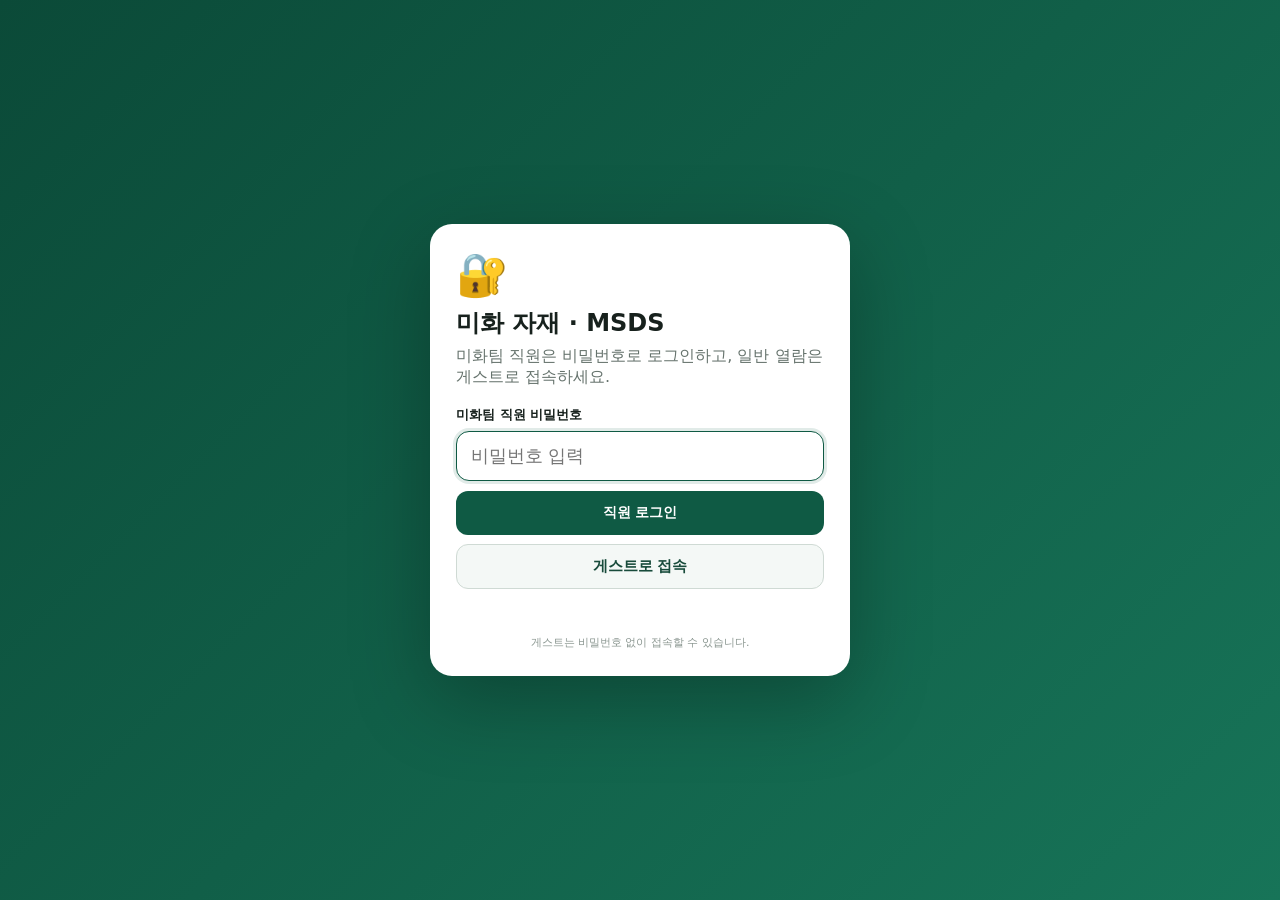
<file: index.html>
<!doctype html>
<html lang="ko">
<head>
  <meta charset="utf-8">
  <meta name="viewport" content="width=device-width, initial-scale=1, viewport-fit=cover">
  <meta name="theme-color" content="#0f5a44">
  <meta name="mobile-web-app-capable" content="yes">
  <meta name="apple-mobile-web-app-capable" content="yes">
  <meta name="apple-mobile-web-app-status-bar-style" content="default">
  <meta name="apple-mobile-web-app-title" content="미화 MSDS">
  <link rel="manifest" href="manifest.webmanifest">
  <link rel="apple-touch-icon" href="icons/icon-192.png">
  <title>미화 자재 · MSDS 안내</title>
  <link rel="stylesheet" href="style.css?v=notice-clean2">
</head>
<body>

  <div id="secureGate" class="secure-gate">
    <div class="secure-login-card">
      <div class="secure-lock">🔐</div>
      <h2>미화 자재 · MSDS</h2>
      <p>미화팀 직원은 비밀번호로 로그인하고, 일반 열람은 게스트로 접속하세요.</p>
      <form id="secureLoginForm">
        <label for="securePassword">미화팀 직원 비밀번호</label>
        <input id="securePassword" type="password" inputmode="numeric" autocomplete="current-password" placeholder="비밀번호 입력" autofocus>
        <button class="btn primary secure-login-btn" type="submit">직원 로그인</button>
        <button id="guestLoginButton" class="btn guest-login-btn" type="button">게스트로 접속</button>
      </form>
      <p id="secureLoginMessage" class="secure-login-message" aria-live="polite"></p>
      <p class="secure-login-note">게스트는 비밀번호 없이 접속할 수 있습니다.</p>
    </div>
  </div>

  <div id="secureMsdsViewer" class="secure-viewer" hidden>
    <div class="secure-viewer-bar">
      <button id="secureViewerBack" class="secure-viewer-back" type="button">← 목록으로</button>
      <div>
        <strong id="secureViewerTitle">MSDS</strong>
        <span id="secureViewerStatus"></span>
      </div>
    </div>
    <main id="secureViewerPages" class="secure-viewer-pages"></main>
  </div>

  <header class="hero">
    <div class="hero-inner">
      <div class="hero-top">
        <p class="eyebrow">롯데아울렛 고양터미널점 · 미화</p>
        <div class="hero-actions"><button id="noticeOpenButton" class="install-app-btn" type="button" hidden>공지사항</button><button id="installAppButton" class="install-app-btn" type="button" hidden>＋ 홈 화면에 추가</button><button id="secureLogoutButton" class="install-app-btn" type="button" hidden>로그아웃</button></div>
      </div>
      <h1>자재 · MSDS 안내</h1>
      <p class="subtitle">보관 자재의 위치와 안전정보를 확인하세요.</p>
    </div>
  </header>

  <main class="container">
    <section class="toolbar" aria-label="검색 및 분류">
      <label class="search">
        <span>⌕</span>
        <input id="searchInput" type="search" placeholder="자재명, 용도, 업체 검색" autocomplete="off">
      </label>
      <div id="categoryButtons" class="chips"></div>
    </section>

    <section class="summary">
      <div><strong id="resultCount">0</strong><span>개 자재</span></div>
      <p>카드를 누르면 상세 MSDS 정보를 볼 수 있습니다.</p>
    </section>

    <section id="materialGrid" class="grid" aria-live="polite"></section>
  </main>

  <dialog id="noticeDialog" class="notice-dialog">
    <div class="notice-shell">
      <div class="notice-head">
        <div>
          <span class="notice-kicker">미화팀 직원 전용</span>
          <h2>공지사항</h2>
          <p class="notice-head-desc">업무 관련 공지와 전달사항을 확인해 주세요.</p>
        </div>
        <button id="noticeCloseButton" class="notice-close" type="button" aria-label="공지사항 닫기">×</button>
      </div>
      <p id="noticeStatus" class="notice-status">공지사항을 불러오는 중...</p>
      <div id="noticeList" class="notice-list"></div>
    </div>
  </dialog>

  <dialog id="detailDialog">
    <div class="dialog-shell">
      <button id="closeDialog" class="close" aria-label="닫기">×</button>
      <div id="detailContent"></div>
    </div>
  </dialog>

  <template id="cardTemplate">
    <article class="card" tabindex="0">
      <div class="photo">
        <span class="safety-chemical-badge" hidden>안전확인대상 생활화학제품</span>
        <span class="photo-icon">🧴</span>
        <span class="photo-label">자재 사진</span>
      </div>
      <div class="card-body">
        <div class="card-top">
          <span class="category"></span>
          <span class="code"></span>
        </div>
        <h2 class="name"></h2>
        <p class="purpose"></p>
        <dl class="mini-info">
          <div><dt>보관</dt><dd class="location"></dd></div>
          <div><dt>업체</dt><dd class="company"></dd></div>
        </dl>
        <span class="more">상세정보 보기 →</span>
      </div>
    </article>
  </template>

  <script src="app.js?v=notice-clean2"></script>
</body>
</html>
</file>
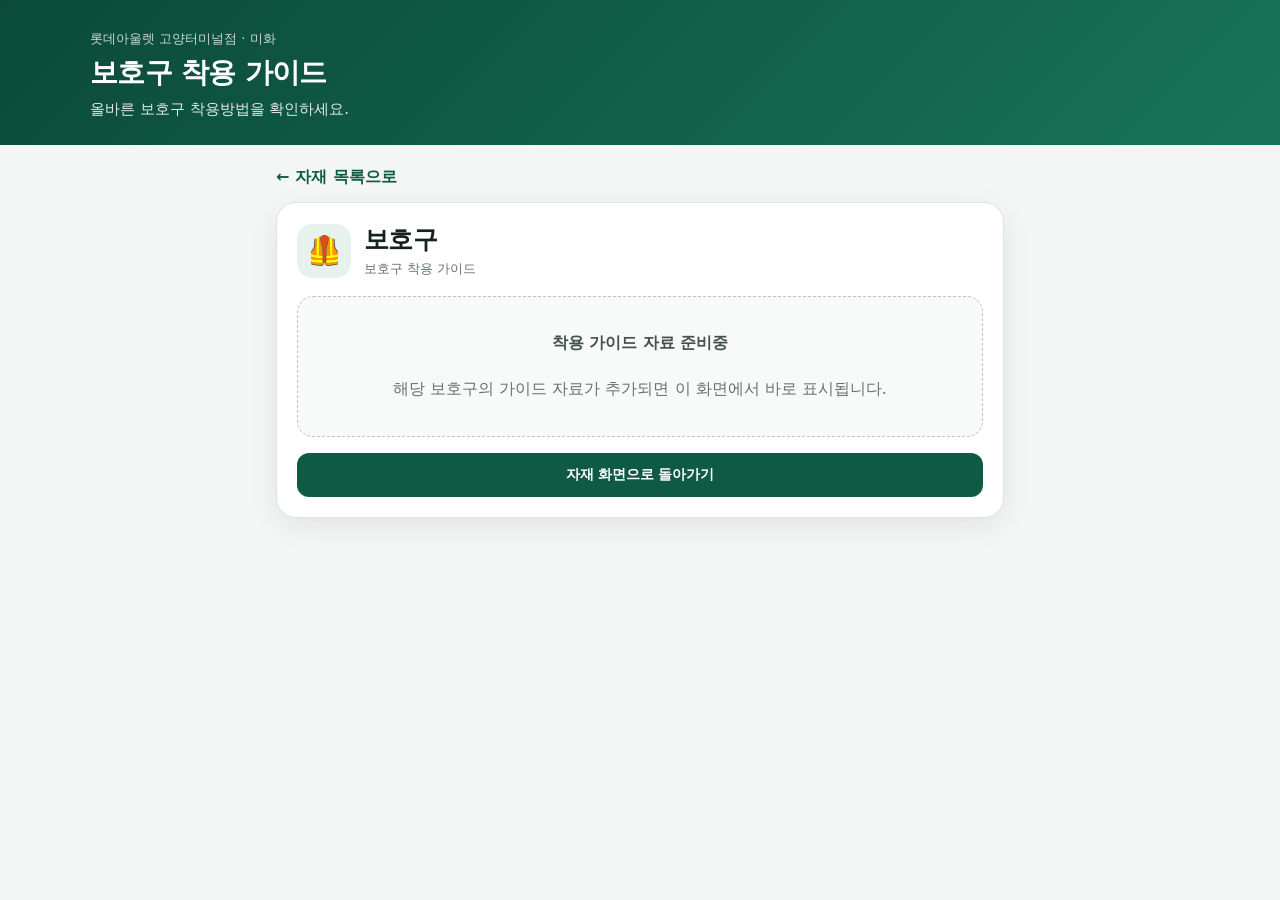
<file: ppe-guide.html>
<!doctype html>
<html lang="ko">
<head>
<meta charset="utf-8">
<meta name="viewport" content="width=device-width, initial-scale=1, viewport-fit=cover">
<meta name="theme-color" content="#0f5a44">
<title>보호구 착용 가이드</title>
<link rel="stylesheet" href="style.css">
</head>
<body>
<header class="hero"><div class="hero-inner"><p class="eyebrow">롯데아울렛 고양터미널점 · 미화</p><h1>보호구 착용 가이드</h1><p class="subtitle">올바른 보호구 착용방법을 확인하세요.</p></div></header>
<main class="guide-page">
<a class="guide-back" href="index.html">← 자재 목록으로</a>
<section id="guideContent" class="guide-card">불러오는 중...</section>
</main>
<script src="ppe-guide.js"></script>
</body>
</html>
</file>
<file: style.css>
:root{
  --bg:#f3f6f4; --surface:#fff; --text:#17211d; --muted:#66736d;
  --brand:#0f5a44; --brand2:#e7f2ed; --line:#dce5e0;
  --warn:#fff4d8; --shadow:0 8px 28px rgba(23,33,29,.08);
}
*{box-sizing:border-box}
html{font-family:system-ui,-apple-system,"Segoe UI","Noto Sans KR",sans-serif;background:var(--bg);color:var(--text)}
body{margin:0}
.hero{background:linear-gradient(135deg,#0b4a38,#177458);color:#fff;padding:30px 20px 26px}
.hero-inner,.container{max-width:1100px;margin:auto}
.eyebrow{font-size:13px;opacity:.78;margin:0 0 6px}
h1{font-size:28px;margin:0 0 8px;letter-spacing:-.7px}
.subtitle{margin:0;opacity:.88;font-size:15px}
.container{padding:18px 16px 50px}
.toolbar{position:sticky;top:0;z-index:5;background:rgba(243,246,244,.96);backdrop-filter:blur(10px);padding:8px 0 12px}
.search{display:flex;align-items:center;gap:8px;background:#fff;border:1px solid var(--line);border-radius:14px;padding:0 14px;box-shadow:0 2px 10px rgba(0,0,0,.03)}
.search input{width:100%;height:48px;border:0;outline:0;font-size:16px;background:transparent}
.chips{display:flex;gap:8px;overflow-x:auto;padding:12px 1px 2px;scrollbar-width:none}
.chip{flex:none;border:1px solid var(--line);background:#fff;color:#47534e;border-radius:999px;padding:8px 13px;font-size:14px;cursor:pointer}
.chip.active{background:var(--brand);border-color:var(--brand);color:#fff}
.summary{display:flex;justify-content:space-between;align-items:end;gap:20px;margin:8px 2px 14px}
.summary strong{font-size:24px}.summary span{margin-left:5px;color:var(--muted)}
.summary p{font-size:13px;color:var(--muted);margin:0;text-align:right}
.grid{display:grid;grid-template-columns:repeat(2,minmax(0,1fr));gap:14px}
.card{background:var(--surface);border:1px solid var(--line);border-radius:18px;overflow:hidden;box-shadow:var(--shadow);cursor:pointer;transition:.18s}
.card:hover{transform:translateY(-2px)}
.card:focus{outline:3px solid rgba(15,90,68,.2)}
.photo{height:165px;background:linear-gradient(145deg,#eef3f0,#dde8e2);display:flex;flex-direction:column;align-items:center;justify-content:center;color:#74827b}
.photo.has-image{background-size:cover;background-position:center}
.photo.has-image .photo-icon,.photo.has-image .photo-label{display:none}
.photo-icon{font-size:44px;filter:grayscale(.2)}
.photo-label{font-size:12px;margin-top:8px}
.card-body{padding:15px}
.card-top{display:flex;justify-content:space-between;align-items:center;gap:8px}
.category{background:var(--brand2);color:var(--brand);border-radius:999px;padding:4px 8px;font-weight:700;font-size:11px}
.code{font-size:11px;color:#8a9690}
.name{font-size:19px;margin:11px 0 5px;letter-spacing:-.4px}
.purpose{font-size:13px;color:var(--muted);margin:0 0 13px;min-height:38px}
.mini-info{margin:0;border-top:1px solid #edf1ef;padding-top:10px}
.mini-info div{display:grid;grid-template-columns:42px 1fr;font-size:12px;margin:5px 0}
.mini-info dt{color:#8a9690}.mini-info dd{margin:0;color:#44514b;white-space:nowrap;overflow:hidden;text-overflow:ellipsis}
.more{display:block;color:var(--brand);font-size:12px;font-weight:700;margin-top:13px}
.empty{grid-column:1/-1;background:#fff;border:1px dashed #bcc9c3;border-radius:16px;padding:50px 20px;text-align:center;color:var(--muted)}
dialog{width:min(760px,calc(100% - 24px));max-height:90vh;border:0;border-radius:22px;padding:0;box-shadow:0 25px 80px rgba(0,0,0,.25)}
dialog::backdrop{background:rgba(8,18,14,.56);backdrop-filter:blur(2px)}
.dialog-shell{position:relative;padding:22px}
.close{position:sticky;float:right;top:0;border:0;background:#eef2f0;width:38px;height:38px;border-radius:50%;font-size:26px;line-height:1;cursor:pointer}
.detail-head{padding-right:44px}
.detail-head .badge{display:inline-block;background:var(--brand2);color:var(--brand);font-size:12px;font-weight:700;border-radius:999px;padding:5px 9px}
.detail-head h2{font-size:27px;margin:10px 0 4px}
.detail-purpose{color:var(--muted);margin:0 0 20px}
.detail-photo{height:230px;border-radius:16px;background:linear-gradient(145deg,#eef3f0,#dde8e2);display:flex;align-items:center;justify-content:center;font-size:55px;margin-bottom:18px;background-size:cover;background-position:center}
.info-grid{display:grid;grid-template-columns:repeat(2,1fr);gap:10px;margin-bottom:18px}
.info-box{border:1px solid var(--line);border-radius:13px;padding:12px}
.info-box span{display:block;font-size:11px;color:#819089;margin-bottom:4px}
.info-box strong{font-size:13px;word-break:break-word}
.section-title{font-size:16px;margin:22px 0 9px}
.table-wrap{overflow:auto;border:1px solid var(--line);border-radius:13px}
table{width:100%;border-collapse:collapse;font-size:12px;min-width:550px}
th,td{padding:10px;border-bottom:1px solid #e8eeeb;text-align:left;vertical-align:top}
th{background:#f7f9f8;color:#58665f}
tr:last-child td{border-bottom:0}
.actions{display:grid;grid-template-columns:1fr 1fr;gap:10px;margin-top:18px}
.btn{border:0;border-radius:12px;padding:13px;text-align:center;text-decoration:none;font-size:14px;font-weight:700}
.btn.primary{background:var(--brand);color:#fff}.btn.disabled{background:#eef1ef;color:#97a19c;pointer-events:none}
.notice{background:var(--warn);border-radius:12px;padding:11px 13px;font-size:12px;color:#66562d;margin-top:14px}
@media(max-width:650px){
  .hero{padding-top:24px} h1{font-size:25px}
  .grid{grid-template-columns:1fr 1fr;gap:10px}
  .photo{height:125px}.card-body{padding:12px}.name{font-size:16px}
  .purpose{font-size:12px;min-height:34px}
  .summary p{display:none}
  .mini-info div{grid-template-columns:36px 1fr}
  .dialog-shell{padding:18px}.detail-head h2{font-size:23px}
  .info-grid{grid-template-columns:1fr}
  .detail-photo{height:190px}
}
@media(max-width:390px){
  .grid{grid-template-columns:1fr}
  .photo{height:170px}
}

.section-help{margin:-2px 0 10px;color:var(--muted);font-size:12px}
.ppe-list{display:grid;gap:9px}
.ppe-item{display:grid;grid-template-columns:42px 1fr 22px;align-items:center;gap:8px;padding:12px 13px;border:1px solid var(--line);border-radius:14px;background:#fff;text-decoration:none;color:var(--text);transition:.15s}
.ppe-item:hover{border-color:#a9c4b8;background:#f8fbf9;transform:translateY(-1px)}
.ppe-icon{width:38px;height:38px;border-radius:11px;background:var(--brand2);display:grid;place-items:center;font-size:20px}
.ppe-name{font-weight:750;font-size:14px}.ppe-arrow{font-size:25px;color:#87958e;text-align:right}
.ppe-empty{border:1px dashed #bcc9c3;border-radius:14px;padding:20px;text-align:center;color:var(--muted);background:#fafcfa;font-size:13px}
.ppe-empty small{font-size:11px}
.guide-page{max-width:760px;margin:auto;padding:18px 16px 54px}
.guide-back{display:inline-flex;align-items:center;gap:5px;color:var(--brand);font-weight:700;text-decoration:none;margin:4px 0 14px}
.guide-card{background:#fff;border:1px solid var(--line);border-radius:20px;box-shadow:var(--shadow);padding:20px}
.guide-title-wrap{display:flex;align-items:center;gap:13px;margin-bottom:18px}.guide-big-icon{width:54px;height:54px;border-radius:15px;background:var(--brand2);display:grid;place-items:center;font-size:28px}
.guide-card h1{color:var(--text);font-size:25px;margin:0}.guide-card .sub{color:var(--muted);font-size:13px;margin:4px 0 0}
.guide-placeholder{border:1px dashed #b9c7c0;border-radius:16px;padding:36px 18px;text-align:center;background:#f8faf9;color:var(--muted)}
.guide-placeholder strong{display:block;color:#44514b;font-size:16px;margin-bottom:6px}
.guide-actions{margin-top:16px;display:grid;gap:10px}

/* PPE guide PDF viewer */
.guide-description{color:var(--muted);line-height:1.65;margin:8px 0 16px}
.pdf-viewer-wrap{width:100%;height:min(76vh,920px);min-height:560px;border:1px solid var(--line);border-radius:16px;overflow:hidden;background:#eef2f0;box-shadow:var(--shadow)}
.pdf-viewer{display:block;width:100%;height:100%;border:0;background:#fff}
@media(max-width:650px){
  .pdf-viewer-wrap{height:68vh;min-height:460px;border-radius:12px}
  .guide-actions{grid-template-columns:1fr}
}


/* v7: mobile-friendly PPE guide rendering */
.guide-image-wrap{width:100%;border:1px solid var(--line);border-radius:16px;overflow:hidden;background:#fff;box-shadow:var(--shadow)}
.guide-image{display:block;width:100%;height:auto;object-fit:contain;background:#fff}
.mobile-hint{margin:10px 2px 0;color:var(--muted);font-size:12px;text-align:center}
.btn.secondary{background:#eef3f0;color:var(--brand);border:1px solid var(--line)}
@media(max-width:650px){
  .guide-page{padding:12px 8px 42px}
  .guide-card{padding:12px;border-radius:14px}
  .guide-image-wrap{border-radius:10px}
  .guide-description{font-size:13px;margin:6px 2px 12px}
  .guide-title-wrap{margin-bottom:10px}
  .guide-big-icon{width:46px;height:46px;font-size:24px}
  .guide-card h1{font-size:21px}
}


/* 홈 화면 추가(PWA) */
.hero-top{
  display:flex;
  align-items:center;
  justify-content:space-between;
  gap:12px;
  margin-bottom:6px;
}
.hero-top .eyebrow{margin:0}
.install-app-btn{
  flex:none;
  border:1px solid rgba(255,255,255,.46);
  background:rgba(255,255,255,.14);
  color:#fff;
  border-radius:999px;
  padding:8px 12px;
  font-size:12px;
  font-weight:800;
  cursor:pointer;
  backdrop-filter:blur(6px);
  -webkit-backdrop-filter:blur(6px);
}
.install-app-btn:active{transform:scale(.98)}
.install-app-btn[hidden]{display:none!important}

@media (max-width:520px){
  .hero{padding-top:20px}
  .hero-top{align-items:flex-start}
  .install-app-btn{
    max-width:150px;
    white-space:nowrap;
    padding:8px 10px;
    font-size:11px;
  }
}


/* ===== Secure MSDS gate ===== */
body.secure-locked > header,
body.secure-locked > main.container,
body.secure-locked > dialog{visibility:hidden}
.secure-gate{
  position:fixed;inset:0;z-index:9999;display:flex;align-items:center;justify-content:center;
  padding:20px;background:linear-gradient(135deg,#0b4a38,#177458);
}
.secure-gate[hidden]{display:none!important}
.secure-login-card{
  width:min(420px,100%);background:#fff;border-radius:22px;padding:26px;
  box-shadow:0 24px 80px rgba(0,0,0,.28)
}
.secure-lock{font-size:42px;margin-bottom:8px}
.secure-login-card h2{margin:0 0 7px;font-size:24px}
.secure-login-card>p{color:#66736d;margin:0 0 18px}
.secure-login-card label{display:block;font-size:13px;font-weight:800;margin-bottom:7px}
.secure-login-card input{
  width:100%;height:50px;border:1px solid #dce5e0;border-radius:13px;padding:0 14px;
  font-size:18px;outline:none
}
.secure-login-card input:focus{border-color:#0f5a44;box-shadow:0 0 0 3px rgba(15,90,68,.12)}
.secure-login-btn{width:100%;margin-top:10px;cursor:pointer}
.secure-login-message{min-height:22px!important;color:#b42318!important;font-size:13px;margin:10px 0 0!important}
.secure-login-note{font-size:11px!important;color:#8a9690!important;margin:14px 0 0!important;text-align:center}
.hero-actions{display:flex;gap:7px;align-items:center}

.secure-viewer{
  position:fixed;inset:0;z-index:9000;background:#eef2f0;overflow:auto
}
.secure-viewer[hidden]{display:none!important}
.secure-viewer-bar{
  position:sticky;top:0;z-index:2;display:flex;align-items:center;gap:12px;
  background:#0f5a44;color:#fff;padding:10px 12px;box-shadow:0 4px 18px rgba(0,0,0,.14)
}
.secure-viewer-bar>div{display:flex;flex-direction:column;min-width:0}
.secure-viewer-bar strong{white-space:nowrap;overflow:hidden;text-overflow:ellipsis}
#secureViewerStatus{font-size:11px;opacity:.78}
.secure-viewer-back{
  flex:none;border:1px solid rgba(255,255,255,.4);background:rgba(255,255,255,.12);
  color:#fff;border-radius:10px;padding:9px 11px;font-weight:800;cursor:pointer
}
.secure-viewer-pages{max-width:1000px;margin:auto;padding:14px}
.secure-page{
  display:block;width:100%;height:auto;margin:0 auto 14px;background:#fff;
  border-radius:10px;box-shadow:0 4px 18px rgba(0,0,0,.12)
}
.secure-viewer-loading{
  margin:35px auto;background:#fff;border-radius:15px;padding:24px;text-align:center;
  color:#66736d;max-width:500px
}

/* v2: 보호구 가이드의 원본 PDF/다운로드 UI 비표시 */
.ppe-download,
.pdf-download,
.download-link,
a[download] {
  display:none !important;
}

.role-badge{
  display:inline-flex;align-items:center;margin-left:8px;padding:4px 8px;border-radius:999px;
  font-size:11px;font-weight:800;vertical-align:middle
}
.role-badge.staff{background:#dff5ea;color:#0b5a40}
.role-badge.guest{background:#fff0cc;color:#7a4b00}
.guest-msds-notice{
  margin:16px auto 30px;max-width:760px;background:#fff7df;border:1px solid #efd79b;
  border-radius:14px;padding:16px 18px;line-height:1.55;color:#5e470d
}
.guest-msds-notice strong{display:block;margin-bottom:6px}
.guest-msds-notice p{margin:0}

.guest-login-btn{
  width:100%;margin-top:9px;border:1px solid #cfdad4;background:#f4f8f6;color:#184b3b;
  padding:12px;border-radius:12px;font-size:15px;font-weight:800;cursor:pointer
}
.guest-login-btn:disabled{opacity:.6;cursor:wait}


/* ===== 안전확인대상 생활화학제품 표시 / 문서 탭 ===== */
.photo{position:relative}
.safety-chemical-badge{
  position:absolute;top:12px;right:12px;z-index:2;
  max-width:200px;padding:6px 10px;border-radius:999px;
  background:#fff4cc;border:1px solid #e4c767;color:#6c5000;
  font-size:11px;font-weight:850;line-height:1.25;text-align:center;
  box-shadow:0 3px 12px rgba(48,39,0,.08)
}
.safety-chemical-badge[hidden]{display:none!important}
.detail-badge-row{display:flex;flex-wrap:wrap;gap:7px;align-items:center}
.detail-safety-badge{
  display:inline-block;background:#fff4cc;border:1px solid #e4c767;color:#6c5000;
  font-size:12px;font-weight:800;border-radius:999px;padding:5px 9px
}
.doc-tabs{
  display:flex;gap:6px;padding:5px;background:#eef3f0;border:1px solid var(--line);
  border-radius:14px;margin:0 0 10px;overflow-x:auto
}
.doc-tab{
  flex:1 0 auto;border:0;background:transparent;color:#5d6a64;border-radius:10px;
  padding:10px 12px;font-size:13px;font-weight:800;cursor:pointer
}
.doc-tab.active{background:#fff;color:var(--brand);box-shadow:0 2px 8px rgba(23,33,29,.08)}
.doc-panel{
  border:1px solid var(--line);border-radius:14px;padding:14px;background:#fafcfa
}
.doc-panel[hidden]{display:none!important}
.doc-open-btn{display:block;width:100%;margin-top:8px;cursor:pointer}
.safety-doc-summary{display:grid;gap:8px;margin-bottom:10px}
.safety-doc-summary>div{display:grid;grid-template-columns:105px 1fr;gap:8px;font-size:12px}
.safety-doc-summary span{color:#819089}
.safety-doc-summary strong{word-break:break-word}
.actions.single-action{grid-template-columns:1fr}

@media(max-width:650px){
  .safety-chemical-badge{top:8px;right:8px;max-width:145px;font-size:9px;padding:5px 7px}
  .doc-tab{font-size:12px;padding:9px 10px}
  .safety-doc-summary>div{grid-template-columns:88px 1fr}
}


/* ===== 직원 공지사항 팝업 v2 ===== */
#noticeDialog.notice-dialog{
  width:min(720px,calc(100vw - 28px));
  max-width:720px;
  max-height:min(82vh,780px);
  margin:auto;
  padding:0;
  border:0;
  border-radius:24px;
  background:#fff;
  color:var(--text);
  box-shadow:0 28px 90px rgba(8,30,21,.30);
  overflow:hidden;
}
#noticeDialog.notice-dialog::backdrop{
  background:rgba(12,25,20,.58);
  backdrop-filter:blur(4px);
}
#noticeDialog .notice-shell{
  max-height:min(82vh,780px);
  overflow:auto;
  padding:0;
  background:#fff;
}
#noticeDialog .notice-head{
  position:sticky;
  top:0;
  z-index:3;
  display:flex;
  align-items:flex-start;
  justify-content:space-between;
  gap:18px;
  padding:22px 24px 17px;
  border-bottom:1px solid #e5ece8;
  background:rgba(255,255,255,.97);
  backdrop-filter:blur(10px);
}
#noticeDialog .notice-head h2{
  margin:4px 0 3px;
  font-size:24px;
  line-height:1.2;
  letter-spacing:-.03em;
}
#noticeDialog .notice-head-desc{
  margin:0;
  color:#7a8881;
  font-size:12px;
  line-height:1.45;
}
#noticeDialog .notice-kicker{
  display:inline-flex;
  align-items:center;
  gap:5px;
  font-size:11px;
  font-weight:850;
  color:var(--brand);
  letter-spacing:.02em;
}
#noticeDialog .notice-close{
  appearance:none;
  -webkit-appearance:none;
  flex:0 0 auto;
  width:40px;
  height:40px;
  border:0;
  border-radius:50%;
  background:#edf3f0;
  color:#3f5048;
  font:700 22px/1 system-ui,-apple-system,"Segoe UI","Noto Sans KR",sans-serif;
  display:grid;
  place-items:center;
  cursor:pointer;
}
#noticeDialog .notice-close:hover{background:#e2ece7}
#noticeDialog .notice-status{
  margin:0;
  padding:14px 24px 10px;
  color:#7b8982;
  font-size:12px;
  background:#fff;
}
#noticeDialog .notice-list{
  display:grid;
  gap:10px;
  padding:0 24px 24px;
}
#noticeDialog .notice-item{
  border:1px solid #dfe8e3;
  border-radius:16px;
  overflow:hidden;
  background:#fff;
  box-shadow:0 2px 8px rgba(18,46,34,.035);
}
#noticeDialog .notice-item.important{
  border-color:#e6cb72;
  background:#fffdf7;
}
#noticeDialog button.notice-row{
  appearance:none;
  -webkit-appearance:none;
  width:100%;
  margin:0;
  border:0;
  border-radius:0;
  background:transparent;
  color:#1a2621;
  display:grid;
  grid-template-columns:minmax(0,1fr) auto;
  gap:12px;
  align-items:center;
  padding:15px 16px;
  text-align:left;
  font:inherit;
  cursor:pointer;
}
#noticeDialog button.notice-row:hover{background:#f8fbf9}
#noticeDialog .notice-row-main{
  display:flex;
  align-items:center;
  gap:8px;
  min-width:0;
}
#noticeDialog .notice-title{
  min-width:0;
  font-size:14px;
  font-weight:800;
  line-height:1.45;
  white-space:nowrap;
  overflow:hidden;
  text-overflow:ellipsis;
}
#noticeDialog .notice-pin{
  flex:0 0 auto;
  display:inline-flex;
  align-items:center;
  height:22px;
  padding:0 8px;
  border-radius:999px;
  background:#fff0b6;
  color:#725500;
  font-size:10px;
  font-weight:900;
}
#noticeDialog .notice-row-side{
  display:flex;
  align-items:center;
  gap:8px;
  flex:0 0 auto;
}
#noticeDialog .notice-date{
  font-size:11px;
  color:#87958e;
  white-space:nowrap;
}
#noticeDialog .notice-chevron{
  color:#718078;
  font-size:17px;
  line-height:1;
  transform:translateY(-1px);
  transition:transform .18s ease;
}
#noticeDialog .notice-item.open .notice-chevron{transform:rotate(180deg)}
#noticeDialog .notice-item.open .notice-title{white-space:normal}
#noticeDialog .notice-body{
  margin:0 16px 15px;
  padding:14px 15px;
  border-top:1px dashed #dce6e1;
  border-radius:10px;
  background:#f8fbf9;
  color:#405048;
  font-size:13px;
  line-height:1.75;
  word-break:keep-all;
}
#noticeDialog .notice-body[hidden]{display:none!important}
#noticeDialog .notice-error{
  margin:0 24px 24px;
  padding:16px;
  border-radius:14px;
  background:#fff2f2;
  color:#943b3b;
  font-size:13px;
}
@media(max-width:650px){
  #noticeDialog.notice-dialog{
    width:calc(100vw - 16px);
    max-height:86vh;
    border-radius:19px;
  }
  #noticeDialog .notice-shell{max-height:86vh}
  #noticeDialog .notice-head{padding:18px 16px 14px}
  #noticeDialog .notice-head h2{font-size:21px}
  #noticeDialog .notice-head-desc{font-size:11px}
  #noticeDialog .notice-status{padding:12px 16px 9px}
  #noticeDialog .notice-list{padding:0 16px 18px;gap:8px}
  #noticeDialog button.notice-row{padding:13px 12px;gap:8px}
  #noticeDialog .notice-title{font-size:13px}
  #noticeDialog .notice-date{font-size:10px}
  #noticeDialog .notice-row-side{gap:5px}
  #noticeDialog .notice-body{margin:0 12px 12px;padding:12px;font-size:12px}
}
</file>
